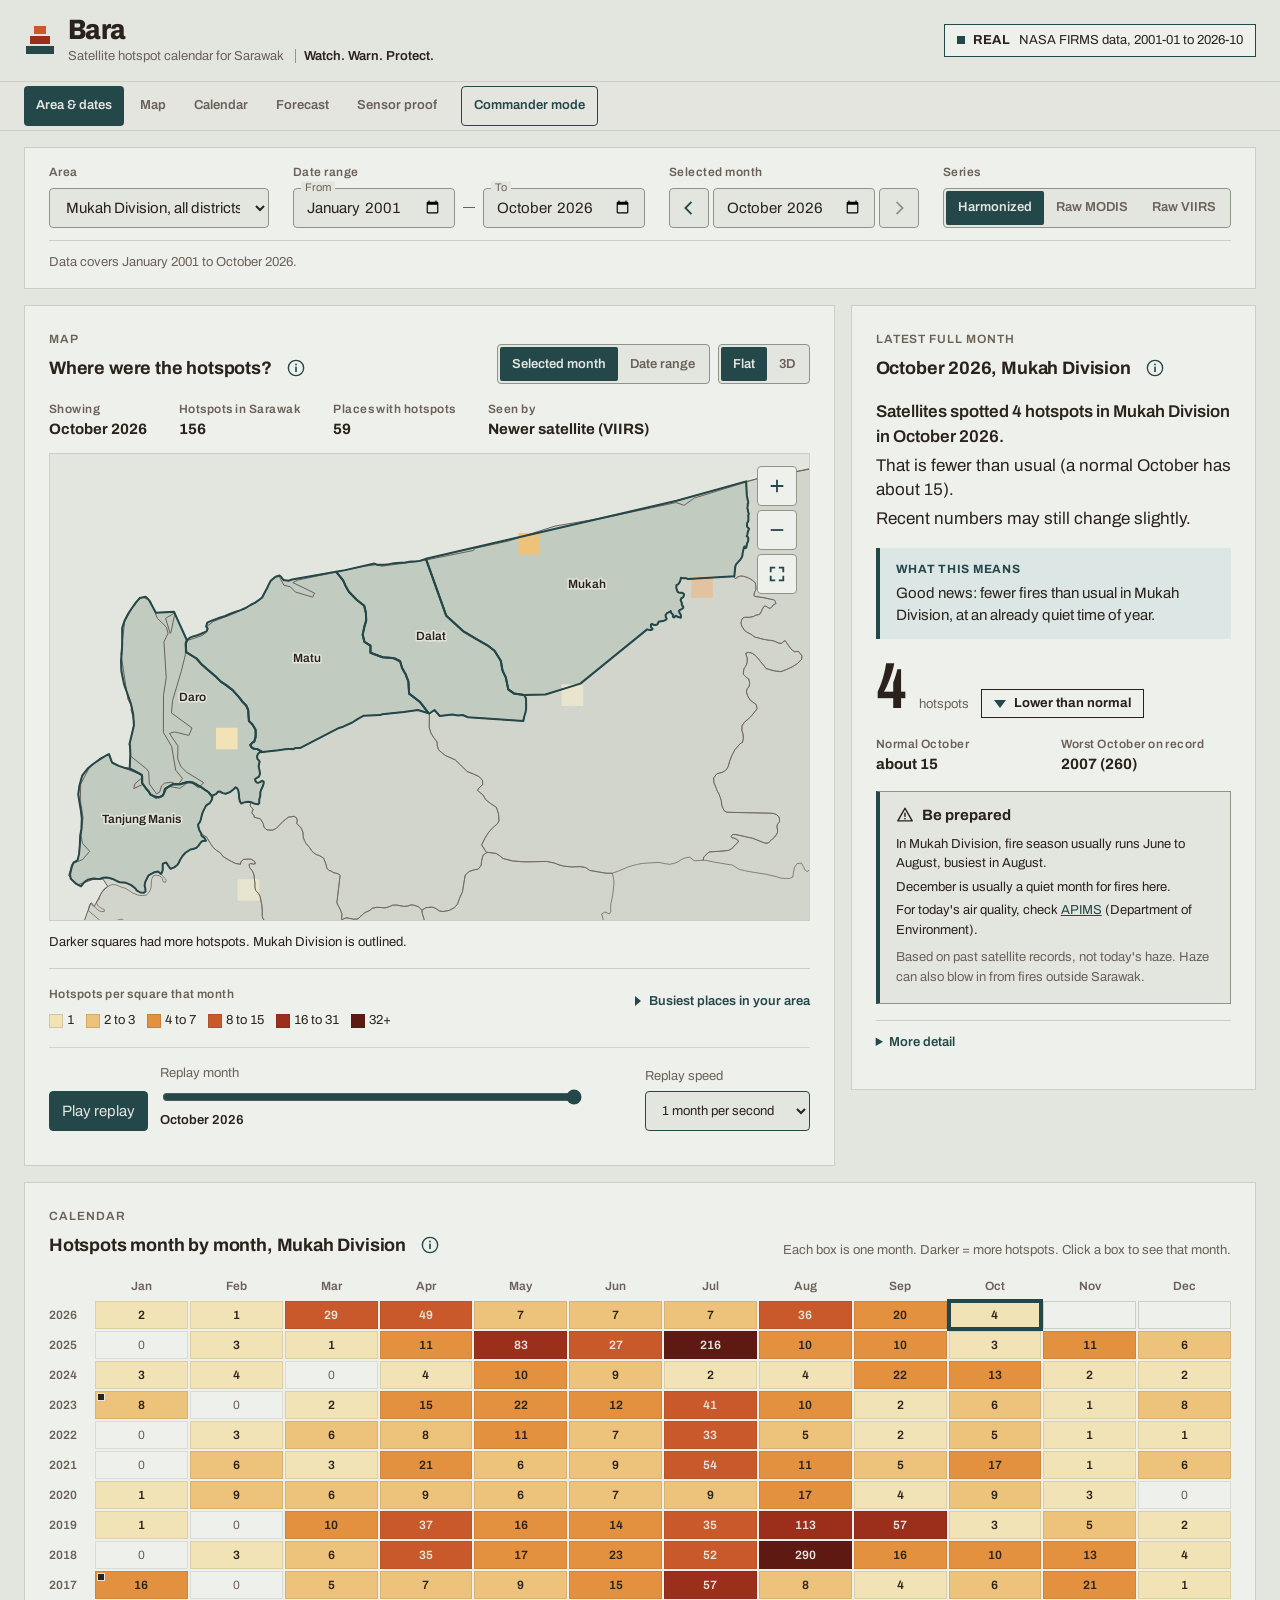
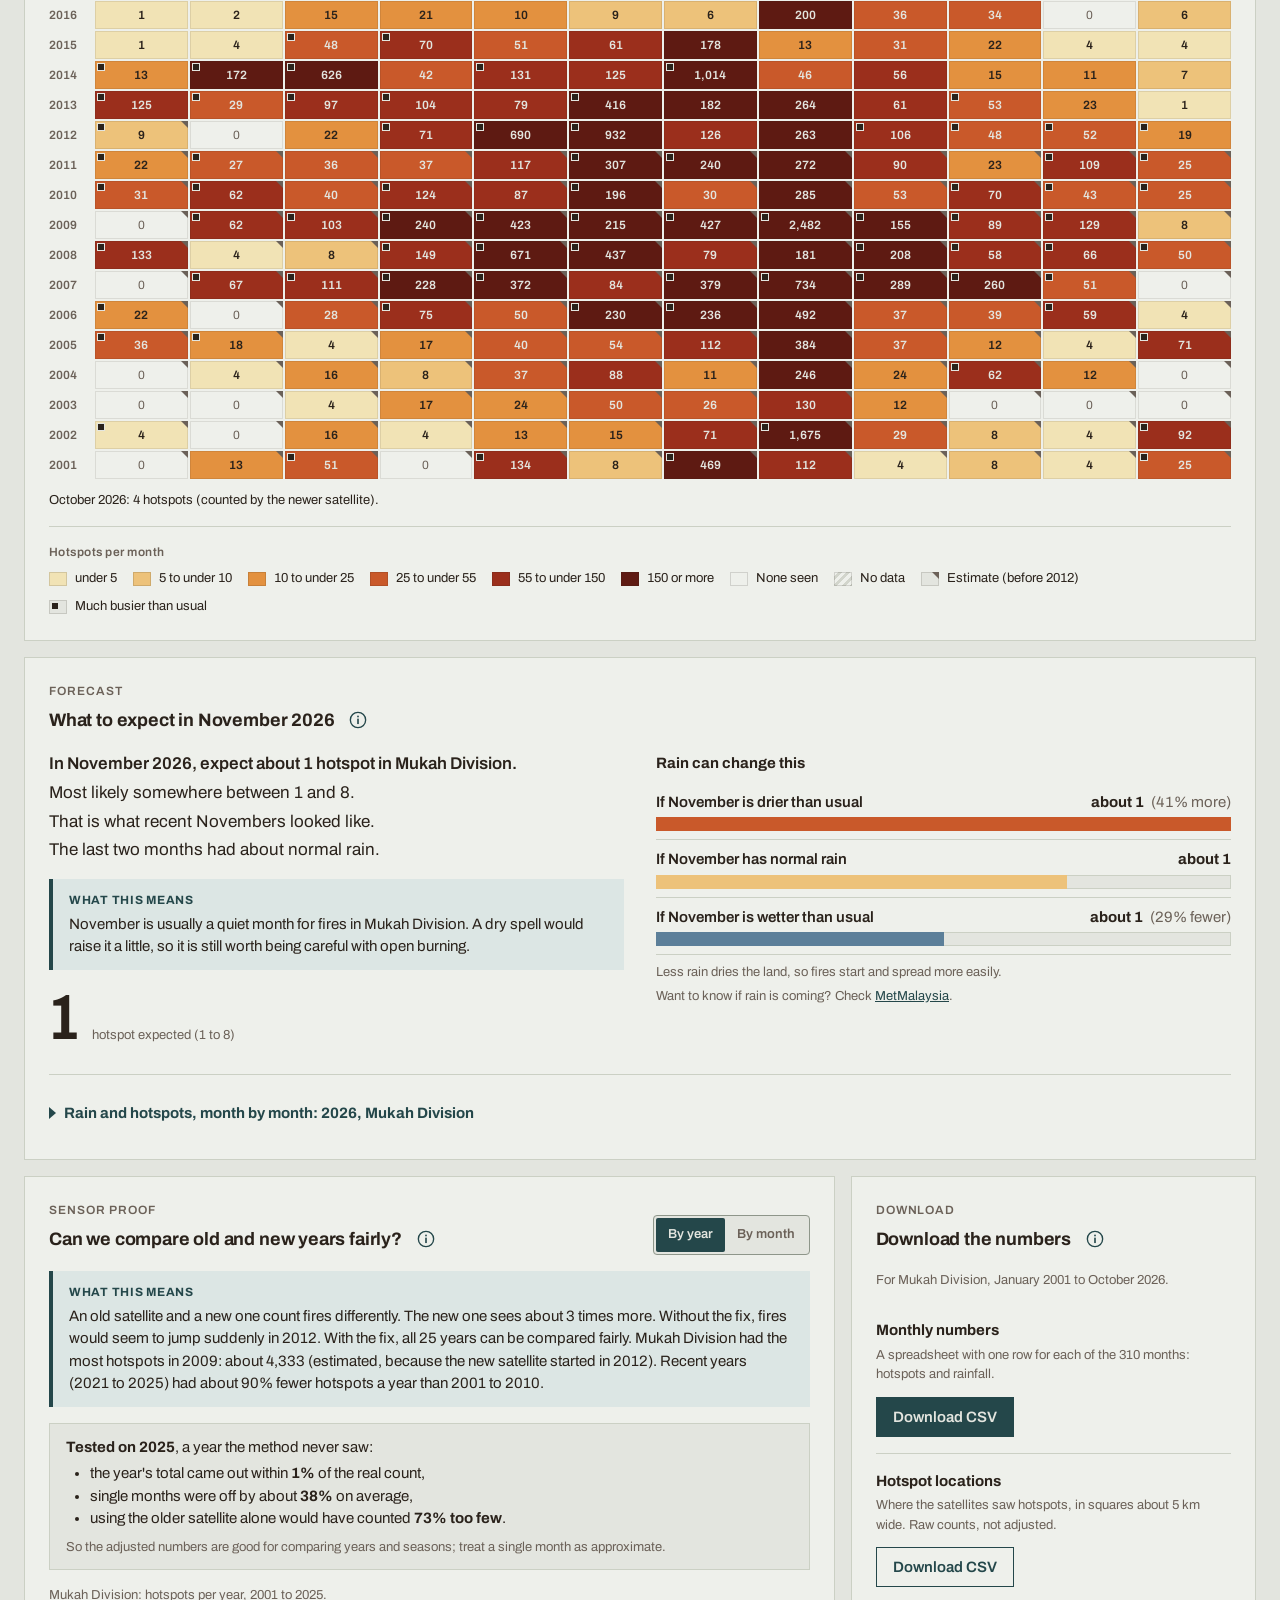
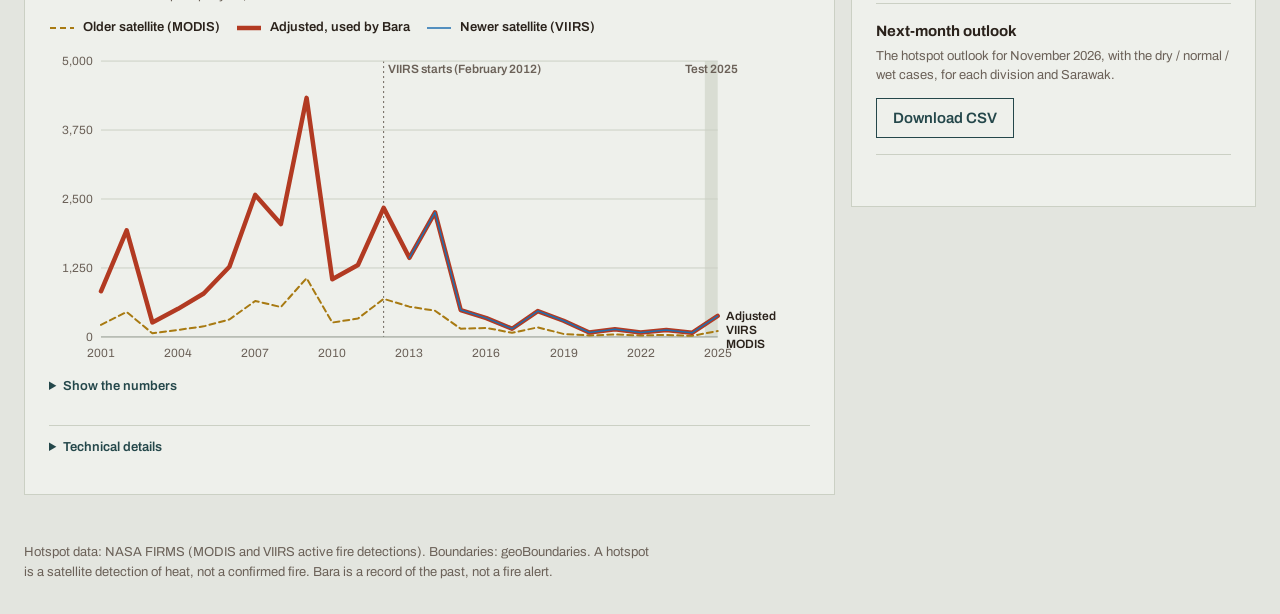
<file: site/index.html>
<!doctype html>
<html lang="en">
<head>
  <meta charset="utf-8">
  <meta name="viewport" content="width=device-width, initial-scale=1">
  <title>Bara, Sarawak hotspot calendar</title>
  <meta name="description" content="Harmonized MODIS and VIIRS satellite hotspot calendar for Sarawak, built from NASA FIRMS. Watch. Warn. Protect.">

  <link rel="icon" href="data:image/svg+xml,%3Csvg xmlns='http://www.w3.org/2000/svg' viewBox='0 0 16 16'%3E%3Crect x='5' y='1' width='6' height='4' fill='%23C9592A'/%3E%3Crect x='3' y='6' width='10' height='4' fill='%239B2F1C'/%3E%3Crect x='1' y='11' width='14' height='4' fill='%2324474A'/%3E%3C/svg%3E">
  <link rel="preconnect" href="https://fonts.googleapis.com">
  <link rel="preconnect" href="https://fonts.gstatic.com" crossorigin>
  <link rel="stylesheet" href="https://fonts.googleapis.com/css2?family=Archivo:wdth,wght@62..125,100..900&display=swap">

  <link rel="stylesheet" href="css/tokens.css">
  <link rel="stylesheet" href="css/app.css">

  <!-- Optional libraries for the map (B). Loaded only if a module imports them. -->
  <script type="importmap">
  {
    "imports": {
      "three": "https://cdn.jsdelivr.net/npm/three@0.170.0/build/three.module.js",
      "three/addons/": "https://cdn.jsdelivr.net/npm/three@0.170.0/examples/jsm/",
      "gsap": "https://cdn.jsdelivr.net/npm/gsap@3.12.5/index.js"
    }
  }
  </script>
  <script type="module" src="js/main.js"></script>
</head>
<body>
  <a class="skip-link" href="#map">Skip to the map</a>

  <header class="site-header">
    <div class="wrap header-inner">
      <div class="brand">
        <svg class="brand-mark" viewBox="0 0 16 16" width="32" height="32" aria-hidden="true">
          <rect x="5" y="1" width="6" height="4" fill="var(--fire-4)"/>
          <rect x="3" y="6" width="10" height="4" fill="var(--fire-5)"/>
          <rect x="1" y="11" width="14" height="4" fill="var(--blackwater)"/>
        </svg>
        <div class="brand-text">
          <h1 class="wordmark">Bara</h1>
          <p class="brand-tag">Satellite hotspot calendar for Sarawak <span class="slogan">Watch. Warn. Protect.</span></p>
        </div>
      </div>
      <p id="mode-badge" class="mode-badge" role="status" hidden></p>
    </div>
  </header>

  <nav class="section-nav" aria-label="Sections">
    <div class="wrap">
      <ul>
        <li><a href="#controls">Area &amp; dates</a></li>
        <li><a href="#map">Map</a></li>
        <li><a href="#calendar">Calendar</a></li>
        <li><a href="#forecast">Forecast</a></li>
        <li><a href="#proof">Sensor proof</a></li>
        <li><a href="commander.html" class="nav-game" data-carry-state>Commander mode</a></li>
      </ul>
    </div>
  </nav>

  <section id="controls" class="controls-bar wrap" aria-label="Area and dates">
    <p class="panel-placeholder">Loading area and date controls.</p>
  </section>

  <div class="wrap">
    <div id="app-error" class="app-error" role="alert" hidden></div>

    <main class="layout">
      <section id="map" class="panel panel-map" aria-label="Map of observed hotspots">
        <p class="panel-placeholder">Loading the hotspot map.</p>
      </section>

      <section id="status" class="panel panel-status" aria-label="Selected month compared with normal" aria-live="polite">
        <p class="panel-placeholder">Loading the selected month.</p>
      </section>

      <section id="calendar" class="panel panel-calendar" aria-label="Hotspot calendar">
        <p class="panel-placeholder">Loading the calendar.</p>
      </section>

      <section id="forecast" class="panel panel-forecast" aria-label="Next month outlook and rainfall">
        <p class="panel-placeholder">Loading the outlook.</p>
      </section>

      <section id="proof" class="panel panel-proof" aria-label="Raw and harmonized sensor counts">
        <p class="panel-placeholder">Loading the sensor comparison.</p>
      </section>

      <section id="export" class="panel panel-export" aria-label="Download data">
        <p class="panel-placeholder">Loading downloads.</p>
      </section>

    </main>
  </div>

  <footer class="site-footer wrap">
    <p>Hotspot data: NASA FIRMS (MODIS and VIIRS active fire detections). Boundaries: geoBoundaries.
      A hotspot is a satellite detection of heat, not a confirmed fire. Bara is a record of the past, not a fire alert.</p>
  </footer>

  <noscript>
    <p class="wrap">Bara needs JavaScript to show the calendar, map and charts.</p>
  </noscript>
</body>
</html>
</file>
<file: site/css/tokens.css>
/* Bara design tokens: "seen through the haze". Owned by C (C1). Others read only. */

:root {
  /* Colours */
  --haze: #E3E5DF;        /* background and atmosphere */
  --haze-deep: #D2D5CC;   /* secondary surface, empty cells, separator lines */
  --peat: #2A221B;        /* primary text */
  --peat-soft: #6B6158;   /* secondary text, axis labels */
  --blackwater: #24474A;  /* actions and focus */
  --rain: #5C7F99;        /* optional rainfall only */

  /* Surfaces and lines (same warm-grey family as --haze) */
  --surface: #EEF0EB;      /* panels and toolbars, one step lighter than the page */
  --surface-sunk: #D9DDD3; /* pressed / selected segments, map sea edge */
  --line: #CBD0C4;         /* 1px panel borders and separators */
  --line-strong: #8E968A;  /* input borders */
  --land-select: #C2CBBF;  /* highlighted area on the map */
  --blackwater-soft: #DCE6E4; /* selected-state tint of --blackwater */

  /* Chart series (proof chart). Checked with the dataviz palette validator on --surface:
     lightness, chroma, colour-blind separation and contrast all pass. MODIS is also dashed. */
  --series-modis: #A87A12;
  --series-viirs: #1F6FB0;
  --series-harmonized: #B23A22;

  /* Motion */
  --ease: cubic-bezier(0.2, 0, 0, 1);
  --dur-fast: 150ms;

  /* Hotspot quantity bins only: light = few, dark = many */
  --fire-1: #F1E3B5;
  --fire-2: #EDC27A;
  --fire-3: #E3913F;
  --fire-4: #C9592A;
  --fire-5: #9B2F1C;
  --fire-6: #5E1A12;

  /* Spacing */
  --space-4: 4px;
  --space-8: 8px;
  --space-12: 12px;
  --space-16: 16px;
  --space-24: 24px;
  --space-32: 32px;
  --space-48: 48px;
  --space-64: 64px;

  /* Type: Archivo when available, system fallback */
  --font-body: 'Archivo', system-ui, -apple-system, 'Segoe UI', Roboto, sans-serif;
  --text-min: 12px;
  --text-small: 13px;
  --text-body: 15px;
  --line-body: 1.5;
  --text-heading: 18px;
  --text-wordmark: 28px;
  --text-number: clamp(48px, 3vw + 28px, 64px);

  /* Shape: square panels; 4px radius on form inputs only */
  --radius-input: 4px;
}
</file>
<file: site/css/app.css>
/* Bara app shell (C1). Other owners add styles in their marked sections at the end.
   Design rules (PRD): haze palette from tokens.css, Archivo, square panel edges, 1px separators,
   no decorative glows. 8px spacing rhythm; 40px controls (44px on touch screens). */

*,
*::before,
*::after {
  box-sizing: border-box;
}

html {
  color-scheme: light;
  -webkit-text-size-adjust: 100%;
}

body {
  margin: 0;
  background: var(--haze);
  color: var(--peat);
  font-family: var(--font-body);
  font-size: var(--text-body);
  line-height: var(--line-body);
  -webkit-font-smoothing: antialiased;
}

a {
  color: var(--blackwater);
}

:focus-visible {
  outline: 2px solid var(--blackwater);
  outline-offset: 2px;
}

[hidden] {
  display: none !important;
}

.wrap {
  max-width: 1440px;
  margin: 0 auto;
  padding-left: var(--space-24);
  padding-right: var(--space-24);
}

.skip-link {
  position: absolute;
  top: var(--space-8);
  left: var(--space-8);
  z-index: 100;
  padding: var(--space-8) var(--space-12);
  background: var(--blackwater);
  color: var(--haze);
  font-weight: 600;
  transform: translateY(-200%);
}

.skip-link:focus {
  transform: none;
}

/* ---------- Header ---------- */

.site-header {
  border-bottom: 1px solid var(--line);
}

.header-inner {
  display: flex;
  flex-wrap: wrap;
  align-items: center;
  justify-content: space-between;
  gap: var(--space-12) var(--space-24);
  padding-top: var(--space-16);
  padding-bottom: var(--space-16);
}

.brand {
  display: flex;
  align-items: center;
  gap: var(--space-12);
  min-width: 0;
}

.brand-mark {
  flex: none;
  display: block;
}

.brand-text {
  min-width: 0;
}

.wordmark {
  margin: 0;
  font-size: var(--text-wordmark);
  font-weight: 800;
  font-stretch: 87.5%;
  letter-spacing: -0.02em;
  line-height: 1;
}

.brand-tag {
  margin: var(--space-4) 0 0;
  font-size: var(--text-small);
  color: var(--peat-soft);
  line-height: 1.3;
}

.slogan {
  margin-left: var(--space-8);
  padding-left: var(--space-8);
  border-left: 1px solid var(--line-strong);
  font-weight: 600;
  color: var(--peat);
  white-space: nowrap;
}

.mode-badge {
  display: inline-flex;
  align-items: center;
  gap: var(--space-8);
  margin: 0;
  padding: var(--space-8) var(--space-12);
  border: 1px solid var(--blackwater);
  background: var(--surface);
  font-size: var(--text-small);
  font-variant-numeric: tabular-nums;
  line-height: 1.2;
}

.mode-badge::before {
  content: "";
  width: 8px;
  height: 8px;
  background: var(--blackwater);
}

.mode-badge strong {
  font-weight: 700;
  letter-spacing: 0.06em;
}

.mode-badge[data-mode="mock"] {
  border-color: var(--peat);
  background: var(--peat);
  color: var(--haze);
}

.mode-badge[data-mode="mock"]::before {
  background: var(--fire-3);
}

/* ---------- Page-level error ---------- */

.app-error {
  margin: var(--space-16) 0 0;
  padding: var(--space-12) var(--space-16);
  border: 1px solid var(--peat);
  border-left-width: 4px;
  background: var(--surface);
}

.app-error p {
  margin: 0;
}

.app-error p + p {
  margin-top: var(--space-4);
  font-size: var(--text-small);
  color: var(--peat-soft);
}

/* ---------- Layout ---------- */

.controls-bar {
  padding-top: var(--space-16);
  padding-bottom: var(--space-16);
}

.layout {
  display: grid;
  grid-template-columns: minmax(0, 2fr) minmax(0, 1fr);
  grid-template-areas:
    "map      status"
    "calendar calendar"
    "forecast forecast"
    "proof    export";
  gap: var(--space-16);
  align-items: start;
  padding-bottom: var(--space-48);
}

.panel {
  min-width: 0;
  padding: var(--space-24);
  border: 1px solid var(--line);
  background: var(--surface);
}

.panel-map      { grid-area: map; min-height: clamp(320px, 55vh, 620px); position: relative; }
.panel-status   { grid-area: status; }
.panel-calendar { grid-area: calendar; }
.panel-proof    { grid-area: proof; }
.panel-export   { grid-area: export; }
.panel-forecast { grid-area: forecast; }

/* Without forecast.json the forecast panel hides itself; drop its row so no gap is left. */
.layout.no-forecast {
  grid-template-areas:
    "map      status"
    "calendar calendar"
    "proof    export";
}

/* Shared panel header: title block on the left, tools on the right, aligned on one baseline row. */
.panel-head {
  display: flex;
  flex-wrap: wrap;
  align-items: flex-end;
  justify-content: space-between;
  gap: var(--space-12) var(--space-24);
  margin-bottom: var(--space-16);
}

.panel-title {
  min-width: 0;
}

.panel-tools {
  display: flex;
  flex-wrap: wrap;
  gap: var(--space-8);
}

.eyebrow {
  margin: 0 0 var(--space-4);
  font-size: var(--text-min);
  font-weight: 600;
  letter-spacing: 0.08em;
  text-transform: uppercase;
  color: var(--peat-soft);
}

@media (max-width: 899px) {
  .wrap {
    padding-left: var(--space-16);
    padding-right: var(--space-16);
  }

  .layout {
    grid-template-columns: minmax(0, 1fr);
    grid-template-areas: "map" "status" "calendar" "forecast" "proof" "export";
    gap: var(--space-12);
  }

  .layout.no-forecast {
    grid-template-areas: "map" "status" "calendar" "proof" "export";
  }

  .panel {
    padding: var(--space-16);
  }

  .panel-map {
    min-height: 320px;
  }
}

/* ---------- Shared text styles ---------- */

.panel-heading {
  margin: 0;
  font-size: var(--text-heading);
  font-weight: 700;
  letter-spacing: -0.01em;
  line-height: 1.25;
  text-wrap: balance;
}

.big-number {
  font-size: var(--text-number);
  font-weight: 700;
  font-stretch: 75%;
  font-variant-numeric: tabular-nums;
  line-height: 1;
}

.small-text {
  font-size: var(--text-small);
  color: var(--peat-soft);
}

.panel-placeholder {
  margin: 0;
  color: var(--peat-soft);
}

.panel-error {
  margin: 0;
  color: var(--peat-soft);
}

.panel-error-detail {
  margin: var(--space-4) 0 0;
  font-size: var(--text-small);
  color: var(--peat-soft);
}

.visually-hidden {
  position: absolute;
  width: 1px;
  height: 1px;
  margin: -1px;
  padding: 0;
  overflow: hidden;
  clip: rect(0 0 0 0);
  white-space: nowrap;
  border: 0;
}

/* ---------- Form controls ---------- */

select,
input,
button {
  font: inherit;
  color: inherit;
}

select,
input[type="month"],
input[type="text"],
input[type="number"] {
  height: 40px;
  padding: 0 var(--space-12);
  border: 1px solid var(--line-strong);
  border-radius: var(--radius-input);
  background: var(--haze);
  color: var(--peat);
  font-variant-numeric: tabular-nums;
  transition: border-color var(--dur-fast) var(--ease), background-color var(--dur-fast) var(--ease);
}

select:hover,
input[type="month"]:hover {
  border-color: var(--peat);
}

input[aria-invalid="true"] {
  border: 2px solid var(--peat);
}

.button {
  min-height: 40px;
  padding: 0 var(--space-16);
  border: 1px solid var(--blackwater);
  border-radius: 0;
  background: var(--surface);
  color: var(--blackwater);
  font-weight: 600;
  cursor: pointer;
  transition: background-color var(--dur-fast) var(--ease), color var(--dur-fast) var(--ease);
}

.button:hover:not(:disabled) {
  background: var(--blackwater-soft);
}

.button:active:not(:disabled) {
  transform: translateY(1px);
}

.button-primary {
  background: var(--blackwater);
  color: var(--haze);
}

.button-primary:hover:not(:disabled) {
  background: var(--peat);
}

.button:disabled {
  border-color: var(--line-strong);
  color: var(--peat-soft);
  cursor: not-allowed;
}

/* Square icon button (zoom, previous / next). */
.icon-btn {
  display: inline-grid;
  place-items: center;
  width: 40px;
  height: 40px;
  padding: 0;
  border: 1px solid var(--line-strong);
  border-radius: var(--radius-input);
  background: var(--haze);
  color: var(--blackwater);
  cursor: pointer;
  transition: background-color var(--dur-fast) var(--ease), border-color var(--dur-fast) var(--ease);
}

.icon-btn:hover:not(:disabled) {
  border-color: var(--blackwater);
  background: var(--blackwater-soft);
}

.icon-btn:active:not(:disabled) {
  transform: translateY(1px);
}

.icon-btn:disabled {
  color: var(--line-strong);
  cursor: not-allowed;
}

input[type="radio"],
input[type="checkbox"],
input[type="range"] {
  accent-color: var(--blackwater);
}

/* Segmented control: native radios (keyboard: Tab in, arrow keys between options), drawn as joined buttons. */
.seg {
  display: inline-flex;
  margin: 0;
  padding: 2px;
  border: 1px solid var(--line-strong);
  border-radius: var(--radius-input);
  background: var(--haze);
  min-width: 0;
}

fieldset.seg {
  min-inline-size: 0;
}

.seg-opt {
  position: relative;
  display: inline-flex;
}

.seg-opt input {
  position: absolute;
  inset: 0;
  margin: 0;
  opacity: 0;
  cursor: pointer;
}

.seg-opt span {
  display: inline-flex;
  align-items: center;
  height: 34px;
  padding: 0 var(--space-12);
  border-radius: 2px;
  font-size: var(--text-small);
  font-weight: 600;
  color: var(--peat-soft);
  white-space: nowrap;
  transition: background-color var(--dur-fast) var(--ease), color var(--dur-fast) var(--ease);
}

.seg-opt:hover span {
  color: var(--peat);
}

.seg-opt input:checked + span {
  background: var(--blackwater);
  color: var(--haze);
}

.seg-opt input:focus-visible + span {
  outline: 2px solid var(--blackwater);
  outline-offset: 2px;
}

/* Kept for panels that still use the older radio row. */
.segmented {
  display: flex;
  flex-wrap: wrap;
  gap: var(--space-4) var(--space-16);
}

/* ---------- Controls (C1) ---------- */

.toolbar-card {
  padding: var(--space-16) var(--space-24);
  border: 1px solid var(--line);
  background: var(--surface);
}

.toolbar {
  display: grid;
  grid-template-columns: minmax(220px, 1.2fr) auto auto auto;
  align-items: end;
  gap: var(--space-16) var(--space-24);
  margin: 0;
}

.field {
  display: flex;
  flex-direction: column;
  gap: var(--space-8);
  min-width: 0;
  margin: 0;
  padding: 0;
  border: 0;
}

.field > label,
.field > legend {
  padding: 0;
  font-size: var(--text-min);
  font-weight: 600;
  letter-spacing: 0.04em;
  color: var(--peat-soft);
}

fieldset.field > legend {
  float: left;
  width: 100%;
}

fieldset.field > legend + * {
  clear: both;
}

.field select {
  width: 100%;
}

.range-pair {
  display: flex;
  align-items: center;
  gap: var(--space-8);
}

.range-part {
  position: relative;
  display: block;
}

.range-part input,
.stepper input {
  display: block;
}

.field .seg {
  align-self: flex-start;
}

.field > label,
.field > legend {
  line-height: 16px;
}

.range-label {
  position: absolute;
  top: -1px;
  left: var(--space-8);
  padding: 0 var(--space-4);
  font-size: 11px;
  line-height: 1;
  color: var(--peat-soft);
  background: var(--haze);
  transform: translateY(-50%);
  pointer-events: none;
}

.range-sep {
  width: 12px;
  height: 1px;
  background: var(--peat-soft);
}

.stepper {
  display: flex;
  gap: var(--space-4);
}

.controls-messages {
  display: flex;
  flex-wrap: wrap;
  gap: var(--space-4) var(--space-16);
  margin-top: var(--space-12);
  padding-top: var(--space-12);
  border-top: 1px solid var(--line);
}

.controls-messages p {
  margin: 0;
  font-size: var(--text-small);
}

.controls-messages p:empty {
  display: none;
}

.controls-error {
  font-weight: 600;
}

.controls-note {
  color: var(--peat-soft);
}

@media (max-width: 1199px) {
  .toolbar {
    grid-template-columns: repeat(2, minmax(0, max-content));
  }

  .field-area {
    min-width: 260px;
  }
}

@media (max-width: 599px) {
  .toolbar-card {
    padding: var(--space-16);
  }

  .toolbar {
    grid-template-columns: minmax(0, 1fr);
  }

  .field-area {
    min-width: 0;
  }

  .range-pair input,
  .stepper input {
    flex: 1;
    min-width: 0;
    width: 100%;
  }

  .range-part {
    flex: 1;
    min-width: 0;
  }

  .seg,
  .field .seg {
    display: flex;
    align-self: stretch;
  }

  .seg-opt {
    flex: 1;
  }

  /* From and To each get the full width so "January 2001" is never cut off. */
  .range-pair {
    flex-direction: column;
    align-items: stretch;
    gap: var(--space-16);
  }

  .range-sep {
    display: none;
  }

  .slogan {
    display: block;
    margin: var(--space-4) 0 0;
    padding: 0;
    border: 0;
  }

  .seg-opt span {
    justify-content: center;
    width: 100%;
  }
}

/* Touch screens: 44px targets. iOS zooms inputs under 16px, so inputs use 16px there. */
@media (pointer: coarse) {
  select,
  input[type="month"],
  .icon-btn {
    height: 44px;
    font-size: 16px;
  }

  .icon-btn {
    width: 44px;
  }

  .seg-opt span {
    height: 40px;
  }
}

/* B: map */

.map-facts {
  display: grid;
  grid-template-columns: repeat(4, minmax(0, auto));
  justify-content: start;
  gap: var(--space-4) var(--space-32);
  margin: 0 0 var(--space-12);
}

.map-facts div {
  min-width: 0;
}

.map-facts dt {
  font-size: var(--text-min);
  font-weight: 600;
  letter-spacing: 0.04em;
  color: var(--peat-soft);
}

.map-facts dd {
  margin: 0;
  font-weight: 700;
  font-variant-numeric: tabular-nums;
}

.map-stage {
  position: relative;
  height: clamp(300px, 52vh, 560px);
  overflow: hidden;
  border: 1px solid var(--line);
  background: var(--haze);
}

.map-canvas {
  display: block;
  width: 100%;
  height: 100%;
  cursor: grab;
  touch-action: pan-y;
}

.map-canvas:focus-visible {
  outline: 2px solid var(--blackwater);
  outline-offset: -2px;
}

.map-zoom {
  position: absolute;
  top: var(--space-12);
  right: var(--space-12);
  z-index: 2;
  display: flex;
  flex-direction: column;
  gap: var(--space-4);
}

.map-zoom .icon-btn {
  background: var(--surface);
}

.map-overlay {
  position: absolute;
  inset: auto var(--space-16) var(--space-16) var(--space-16);
  z-index: 2;
  margin: 0;
  padding: var(--space-8) var(--space-12);
  border: 1px solid var(--peat);
  border-left-width: 4px;
  background: var(--surface);
  font-size: var(--text-small);
}

.map-tooltip {
  position: absolute;
  top: 0;
  left: 0;
  z-index: 3;
  max-width: min(300px, calc(100% - 16px));
  padding: var(--space-8) var(--space-12);
  border: 1px solid var(--peat);
  background: var(--surface);
  font-size: var(--text-small);
  line-height: 1.45;
  font-variant-numeric: tabular-nums;
  pointer-events: none;
}

.map-tooltip > * {
  display: block;
}

.map-tooltip strong {
  margin-bottom: var(--space-4);
}

.map-summary {
  margin: var(--space-12) 0 0;
  font-size: var(--text-small);
  max-width: 75ch;
  text-wrap: pretty;
}

.map-foot {
  display: flex;
  flex-wrap: wrap;
  align-items: flex-start;
  justify-content: space-between;
  gap: var(--space-12) var(--space-24);
  margin-top: var(--space-16);
  padding-top: var(--space-16);
  border-top: 1px solid var(--line);
}

.map-legend p {
  margin: 0 0 var(--space-8);
  font-size: var(--text-min);
  font-weight: 600;
  letter-spacing: 0.04em;
  color: var(--peat-soft);
}

.map-legend ul {
  display: flex;
  flex-wrap: wrap;
  gap: var(--space-4) var(--space-12);
  margin: 0;
  padding: 0;
  list-style: none;
  font-size: var(--text-small);
  font-variant-numeric: tabular-nums;
}

.map-legend li {
  display: inline-flex;
  align-items: center;
  gap: var(--space-4);
}

.map-swatch {
  display: inline-block;
  width: 14px;
  height: 14px;
  outline: 1px solid rgb(42 34 27 / 0.15);
  outline-offset: -1px;
}

.map-top {
  font-size: var(--text-small);
}

.map-top summary {
  display: flex;
  align-items: center;
  gap: var(--space-8);
  min-height: 32px;
  font-weight: 600;
  color: var(--blackwater);
  list-style: none;
  cursor: pointer;
}

.map-top summary::-webkit-details-marker {
  display: none;
}

.map-top summary::before {
  content: "";
  width: 0;
  height: 0;
  border: 5px solid transparent;
  border-left: 6px solid currentColor;
  border-right: 0;
  transition: transform var(--dur-fast) var(--ease);
}

.map-top[open] summary::before {
  transform: rotate(90deg);
}

.map-top ol {
  margin: var(--space-4) 0 0;
  padding-left: var(--space-24);
  font-variant-numeric: tabular-nums;
}

.map-top-btn {
  padding: var(--space-4) 0;
  border: 0;
  background: none;
  color: var(--blackwater);
  text-align: left;
  text-decoration: underline;
  text-underline-offset: 2px;
  cursor: pointer;
}

.map-top-btn:hover {
  color: var(--peat);
}

.map-hint {
  margin: var(--space-12) 0 0;
}

.map-note {
  margin: var(--space-8) 0 0;
  max-width: 75ch;
}

@media (max-width: 599px) {
  .panel-tools,
  .panel-tools .seg {
    width: 100%;
  }

  .panel-tools .seg-opt {
    flex: 1;
  }

  .panel-tools .seg-opt span {
    justify-content: center;
    width: 100%;
  }

  .map-facts {
    grid-template-columns: repeat(2, minmax(0, 1fr));
  }
}

@media (prefers-reduced-motion: reduce) {
  *,
  *::before,
  *::after {
    transition-duration: 0ms !important;
  }
}

/* C: panels */

/* Shared panel pieces (C2, C3) */

.legend-title {
  margin: 0 0 var(--space-8);
  font-size: var(--text-min);
  font-weight: 600;
  letter-spacing: 0.04em;
  color: var(--peat-soft);
}

.chips {
  display: flex;
  flex-wrap: wrap;
  gap: var(--space-8);
  margin: var(--space-12) 0;
  padding: 0;
  list-style: none;
}

.chip {
  display: inline-flex;
  align-items: center;
  gap: var(--space-8);
  padding: var(--space-4) var(--space-8);
  border: 1px solid var(--line-strong);
  font-size: var(--text-small);
  font-weight: 600;
  line-height: 1.3;
}

.chip::before {
  content: "";
  width: 8px;
  height: 8px;
  background: var(--peat-soft);
}

.chip-observed::before { background: var(--series-viirs); }
.chip-estimated::before { background: var(--series-modis); }
.chip-missing::before { background: transparent; border: 1px solid var(--peat-soft); }
.chip-provisional { border-style: dashed; }

/* ---------- C2: calendar ---------- */

.cal-howto {
  margin: 0;
}

.cal-scroll {
  container-type: inline-size;
}

.cal-grid {
  display: grid;
  grid-template-columns: 44px repeat(12, minmax(0, 1fr));
  gap: 2px;
  font-variant-numeric: tabular-nums;
}

.cal-row {
  display: contents;
}

.cal-mhead,
.cal-year {
  display: flex;
  align-items: center;
  font-size: var(--text-min);
  font-weight: 600;
  color: var(--peat-soft);
}

.cal-mhead {
  justify-content: center;
  padding-bottom: var(--space-4);
}

.cal-year {
  justify-content: flex-start;
}

.cal-cell {
  position: relative;
  display: flex;
  align-items: center;
  justify-content: center;
  min-width: 0;
  height: 28px;
  overflow: hidden;
  background: var(--haze);
  box-shadow: inset 0 0 0 1px rgb(42 34 27 / 0.1);
  font-size: var(--text-min);
  font-weight: 600;
  color: var(--peat);
  white-space: nowrap;
  cursor: pointer;
  transition: box-shadow var(--dur-fast) var(--ease);
}

.cal-cell:hover {
  box-shadow: inset 0 0 0 2px var(--peat-soft);
}

.cal-cell[data-step="1"], .cal-swatch[data-step="1"] { background: var(--fire-1); }
.cal-cell[data-step="2"], .cal-swatch[data-step="2"] { background: var(--fire-2); }
.cal-cell[data-step="3"], .cal-swatch[data-step="3"] { background: var(--fire-3); }
.cal-cell[data-step="4"], .cal-swatch[data-step="4"] { background: var(--fire-4); }
.cal-cell[data-step="5"], .cal-swatch[data-step="5"] { background: var(--fire-5); }
.cal-cell[data-step="6"], .cal-swatch[data-step="6"] { background: var(--fire-6); }

.cal-cell[data-step="4"],
.cal-cell[data-step="5"],
.cal-cell[data-step="6"] {
  color: var(--haze);
}

.cal-cell[data-state="zero"],
.cal-swatch[data-state="zero"] {
  background: var(--surface);
  color: var(--peat-soft);
  font-weight: 400;
}

.cal-cell[data-state="missing"],
.cal-swatch[data-state="missing"] {
  background: repeating-linear-gradient(135deg, var(--surface) 0 3px, var(--haze-deep) 3px 6px);
  color: var(--peat-soft);
  font-size: 10px;
  font-weight: 400;
}

.cal-cell[data-state="unprocessed"] {
  background: transparent;
  box-shadow: inset 0 0 0 1px var(--line);
  cursor: default;
}

.cal-cell.is-outside {
  opacity: 0.35;
}

/* Estimated: a small corner mark (top right). */
.cal-cell.is-estimated::after,
.cal-swatch-est::after {
  content: "";
  position: absolute;
  top: 0;
  right: 0;
  border-top: 7px solid var(--peat-soft);
  border-left: 7px solid transparent;
}

/* Unusually high: a dot (top left) with a light ring so it shows on dark cells too. */
.cal-cell.is-unusual::before,
.cal-swatch-unusual::before {
  content: "";
  position: absolute;
  top: 3px;
  left: 3px;
  width: 6px;
  height: 6px;
  background: var(--peat);
  box-shadow: 0 0 0 1px var(--haze);
}

.cal-cell.is-selected {
  box-shadow: inset 0 0 0 2px var(--blackwater), 0 0 0 2px var(--blackwater);
  z-index: 1;
}

.cal-cell:focus-visible {
  outline: 2px solid var(--peat);
  outline-offset: 2px;
  z-index: 2;
}

.cal-detail {
  margin: var(--space-12) 0 0;
  min-height: 1.5em;
  font-size: var(--text-small);
  font-variant-numeric: tabular-nums;
}

.cal-legend {
  margin-top: var(--space-16);
  padding-top: var(--space-16);
  border-top: 1px solid var(--line);
}

.cal-legend ul {
  display: flex;
  flex-wrap: wrap;
  gap: var(--space-8) var(--space-16);
  margin: 0;
  padding: 0;
  list-style: none;
  font-size: var(--text-small);
  font-variant-numeric: tabular-nums;
}

.cal-legend li {
  display: inline-flex;
  align-items: center;
  gap: var(--space-8);
}

.cal-swatch {
  position: relative;
  display: inline-block;
  flex: none;
  width: 18px;
  height: 14px;
  background: var(--haze);
  box-shadow: inset 0 0 0 1px rgb(42 34 27 / 0.15);
}

/* Narrow calendars: drop the numbers (still in each cell's label and the line under the grid). */
@container (max-width: 620px) {
  .cal-cell {
    font-size: 0;
    height: 22px;
  }
}

/* ---------- C2: status ---------- */

.st-hero {
  display: flex;
  flex-wrap: wrap;
  align-items: baseline;
  gap: var(--space-4) var(--space-12);
}

.st-number {
  margin: 0;
}

.st-unit {
  margin: 0;
  color: var(--peat-soft);
  font-size: var(--text-small);
}

.st-facts {
  display: grid;
  grid-template-columns: repeat(2, minmax(0, 1fr));
  gap: var(--space-12) var(--space-16);
  margin: var(--space-16) 0;
}

.st-facts dt {
  font-size: var(--text-min);
  font-weight: 600;
  letter-spacing: 0.04em;
  color: var(--peat-soft);
}

.st-facts dd {
  margin: 0;
  font-weight: 700;
  font-variant-numeric: tabular-nums;
}

.st-compare {
  margin: 0 0 var(--space-8);
  font-weight: 600;
  text-wrap: pretty;
}

.st-line {
  margin: 0 0 var(--space-8);
  text-wrap: pretty;
}

.st-range {
  margin-top: var(--space-16);
  padding-top: var(--space-16);
  border-top: 1px solid var(--line);
}

.st-subhead {
  margin: 0;
  font-size: var(--text-body);
  font-weight: 700;
}

.st-range .st-facts {
  margin-bottom: 0;
}

.st-notes {
  margin-top: var(--space-16);
  padding-top: var(--space-12);
  border-top: 1px solid var(--line);
}

.st-notes p {
  margin: 0 0 var(--space-4);
}

.st-empty {
  margin: 0 0 var(--space-12);
}

/* ---------- Shared tables (C3) ---------- */

.table-scroll {
  max-width: 100%;
  overflow-x: auto;
}

.data-table {
  width: 100%;
  border-collapse: collapse;
  font-size: var(--text-small);
  font-variant-numeric: tabular-nums;
}

.data-table th,
.data-table td {
  padding: var(--space-8) var(--space-12) var(--space-8) 0;
  border-bottom: 1px solid var(--line);
  text-align: right;
  vertical-align: top;
}

.data-table th:first-child,
.data-table td:first-child {
  text-align: left;
}

.data-table thead th {
  font-size: var(--text-min);
  font-weight: 600;
  letter-spacing: 0.04em;
  color: var(--peat-soft);
}

.data-table tbody th {
  font-weight: 600;
}

.data-table .is-chosen th,
.data-table .is-chosen td {
  font-weight: 700;
}

.tag {
  display: inline-block;
  margin-left: var(--space-8);
  padding: 0 var(--space-4);
  border: 1px solid var(--blackwater);
  color: var(--blackwater);
  font-size: var(--text-min);
  font-weight: 700;
  letter-spacing: 0.04em;
}

/* ---------- C3: proof ---------- */

.pf-sub {
  margin: 0 0 var(--space-12);
  max-width: 80ch;
}

.pf-legend {
  display: flex;
  flex-wrap: wrap;
  gap: var(--space-4) var(--space-16);
  margin: 0 0 var(--space-8);
  padding: 0;
  list-style: none;
  font-size: var(--text-small);
  font-weight: 600;
}

.pf-legend li {
  display: inline-flex;
  align-items: center;
  gap: var(--space-8);
}

.pf-chart {
  position: relative;
  min-height: 240px;
}

.pf-svg {
  display: block;
  max-width: 100%;
  overflow: visible;
  font-family: var(--font-body);
}

.pf-svg:focus-visible {
  outline: 2px solid var(--blackwater);
  outline-offset: 4px;
}

.pf-grid { stroke: var(--line); stroke-width: 1; }
.pf-axis { stroke: var(--line-strong); stroke-width: 1; }
.pf-tick { fill: var(--peat-soft); font-size: 12px; font-variant-numeric: tabular-nums; }
.pf-note { fill: var(--peat-soft); font-size: 12px; font-weight: 600; }
.pf-label { fill: var(--peat); font-size: 12px; font-weight: 600; }
.pf-band { fill: var(--surface-sunk); }
.pf-rule { stroke: var(--peat-soft); stroke-width: 1; stroke-dasharray: 2 3; }
.pf-line { fill: none; stroke-linejoin: round; stroke-linecap: round; }
.pf-cross { stroke: var(--peat-soft); stroke-width: 1; }
.pf-dot { stroke: var(--surface); stroke-width: 2; }

.pf-tip {
  position: absolute;
  top: 0;
  left: 0;
  z-index: 2;
  min-width: 150px;
  padding: var(--space-8) var(--space-12);
  border: 1px solid var(--peat);
  background: var(--surface);
  font-size: var(--text-small);
  font-variant-numeric: tabular-nums;
  line-height: 1.45;
  pointer-events: none;
}

.pf-tip > * {
  display: block;
}

.pf-table,
.ex-files {
  margin-top: var(--space-12);
  font-size: var(--text-small);
}

.pf-table summary,
.ex-files summary {
  min-height: 32px;
  font-weight: 600;
  color: var(--blackwater);
  cursor: pointer;
}

.pf-table .table-scroll {
  max-height: 320px;
  overflow-y: auto;
}

.pf-methods {
  margin-top: var(--space-16);
  padding-top: var(--space-16);
  border-top: 1px solid var(--line);
}

.pf-verdict {
  margin: var(--space-8) 0 var(--space-12);
  max-width: 80ch;
}

.pf-notes {
  margin: var(--space-12) 0 0;
  padding-left: var(--space-16);
}

.pf-notes li + li {
  margin-top: var(--space-4);
}

/* ---------- C3: export ---------- */

.ex-item {
  display: flex;
  flex-wrap: wrap;
  align-items: center;
  justify-content: space-between;
  gap: var(--space-12) var(--space-16);
  padding: var(--space-16) 0;
  border-bottom: 1px solid var(--line);
}

.ex-item > div {
  flex: 1 1 220px;
  min-width: 0;
}

.ex-item p {
  margin: var(--space-4) 0 0;
}

.ex-status {
  min-height: 1.5em;
  margin: var(--space-8) 0 0;
}

.ex-files ul {
  margin: var(--space-4) 0 0;
  padding-left: var(--space-16);
}

.cal-anom-note {
  margin: var(--space-12) 0 0;
  max-width: 80ch;
}

/* ---------- Plain-language layer ---------- */

.heading-row {
  display: flex;
  align-items: center;
  gap: var(--space-8);
}

.info-btn {
  display: inline-grid;
  place-items: center;
  flex: none;
  width: 32px;
  height: 32px;
  padding: 0;
  border: 0;
  border-radius: 50%;
  background: transparent;
  color: var(--blackwater);
  cursor: pointer;
  transition: background-color var(--dur-fast) var(--ease);
}

.info-btn:hover,
.info-btn[aria-expanded="true"] {
  background: var(--blackwater-soft);
}

.info-box {
  margin: 0 0 var(--space-16);
  padding: var(--space-12) var(--space-16);
  border-left: 3px solid var(--blackwater);
  background: var(--haze);
  font-size: var(--text-small);
  max-width: 80ch;
}

.info-box p {
  margin: 0 0 var(--space-8);
}

.info-box p:last-child {
  margin-bottom: 0;
}

.st-plain {
  margin: 0 0 var(--space-16);
  font-size: 17px;
  line-height: 1.45;
  text-wrap: pretty;
}

.st-plain p {
  margin: 0 0 var(--space-4);
}

.st-plain p:first-child {
  font-weight: 600;
}

.level {
  display: inline-flex;
  align-items: center;
  gap: var(--space-8);
  margin: 0;
  padding: var(--space-4) var(--space-12);
  border: 1px solid var(--peat);
  font-size: var(--text-small);
  font-weight: 700;
}

/* Shape as well as colour: down triangle, circle, up triangle, double up. */
.level-icon {
  width: 0;
  height: 0;
}

.level-lower .level-icon { border: 6px solid transparent; border-top: 8px solid var(--blackwater); border-bottom: 0; }
.level-normal .level-icon { width: 10px; height: 10px; border-radius: 50%; background: var(--peat-soft); }
.level-higher .level-icon { border: 6px solid transparent; border-bottom: 8px solid var(--fire-4); border-top: 0; }
.level-much .level-icon { border: 7px solid transparent; border-bottom: 10px solid var(--fire-6); border-top: 0; }
.level-much { background: var(--fire-1); }

.st-details {
  margin-top: var(--space-16);
  padding-top: var(--space-12);
  border-top: 1px solid var(--line);
}

.st-details > summary,
.pf-methods > summary {
  min-height: 32px;
  font-size: var(--text-small);
  font-weight: 600;
  color: var(--blackwater);
  cursor: pointer;
}

.st-details[open] > summary {
  margin-bottom: var(--space-8);
}

.pf-purpose {
  margin: 0 0 var(--space-12);
  max-width: 75ch;
  text-wrap: pretty;
}

.pf-result {
  margin: 0 0 var(--space-16);
  padding: var(--space-12) var(--space-16);
  border: 1px solid var(--line);
  background: var(--haze);
}

.pf-result p {
  margin: 0;
}

.pf-result ul {
  margin: var(--space-4) 0 var(--space-8);
  padding-left: var(--space-24);
}

.pf-methods {
  margin-top: var(--space-16);
  padding-top: var(--space-12);
  border-top: 1px solid var(--line);
}

.site-footer {
  padding-bottom: var(--space-32);
  font-size: var(--text-small);
  color: var(--peat-soft);
}

.site-footer p {
  margin: 0;
  max-width: 90ch;
}

/* Be prepared (history-based preparedness, not an alert) */

.prep {
  margin: var(--space-16) 0 0;
  padding: var(--space-12) var(--space-16);
  border: 1px solid var(--line-strong);
  border-left: 4px solid var(--blackwater);
  background: var(--haze);
  font-size: var(--text-small);
}

.prep-in,
.prep-soon {
  border-left-color: var(--fire-4);
  background: #F6EEDC;
}

.prep-title {
  display: flex;
  align-items: center;
  gap: var(--space-8);
  margin: 0 0 var(--space-8);
  font-size: var(--text-body);
  font-weight: 700;
}

.prep-in .prep-title,
.prep-soon .prep-title {
  color: var(--fire-5);
}

.prep p {
  margin: 0 0 var(--space-4);
}

.prep-list {
  margin: var(--space-8) 0;
  padding-left: var(--space-24);
}

.prep-list li + li {
  margin-top: var(--space-4);
}

.prep-foot {
  margin-top: var(--space-8) !important;
}

/* ---------- C-05: outlook and rainfall ---------- */

.fc-area {
  margin: 0 0 var(--space-16);
  font-weight: 600;
}

.fc-grid {
  display: grid;
  grid-template-columns: minmax(0, 1fr) minmax(0, 1fr);
  gap: var(--space-16) var(--space-32);
}

.fc-range-text {
  margin: var(--space-8) 0;
  font-weight: 600;
}

.fc-rangebar {
  position: relative;
  height: 28px;
  margin: var(--space-8) 0 var(--space-16);
  border-bottom: 1px solid var(--line-strong);
}

.fc-rangebar-span {
  position: absolute;
  top: 6px;
  height: 12px;
  background: var(--fire-2);
  box-shadow: inset 0 0 0 1px rgb(42 34 27 / 0.2);
}

.fc-rangebar-dot {
  position: absolute;
  top: 2px;
  width: 4px;
  height: 20px;
  margin-left: -2px;
  background: var(--peat);
}

.fc-rangebar-min,
.fc-rangebar-max {
  position: absolute;
  bottom: -18px;
  font-size: var(--text-min);
  color: var(--peat-soft);
  font-variant-numeric: tabular-nums;
}

.fc-rangebar-min { left: 0; }
.fc-rangebar-max { right: 0; }

.fc-scen .st-subhead {
  margin: 0 0 var(--space-8);
}

.fc-scen-list {
  margin: 0 0 var(--space-8);
  padding: 0;
  list-style: none;
}

.fc-scen-list li {
  display: grid;
  grid-template-columns: minmax(0, 11rem) minmax(0, 1fr) 5.5rem;
  align-items: center;
  gap: var(--space-12);
  padding: var(--space-8) 0;
  border-bottom: 1px solid var(--line);
  font-variant-numeric: tabular-nums;
}

.fc-scen-bar {
  height: 14px;
  background: var(--haze);
  box-shadow: inset 0 0 0 1px var(--line);
}

.fc-scen-fill {
  display: block;
  height: 100%;
}

.fc-scen-dry .fc-scen-fill { background: var(--fire-4); }
.fc-scen-normal .fc-scen-fill { background: var(--fire-2); }
.fc-scen-wet .fc-scen-fill { background: var(--rain); }

.fc-scen-val {
  font-weight: 700;
  text-align: right;
}

.fc-scen p {
  margin: 0 0 var(--space-4);
}

.fc-chart-wrap {
  margin-top: var(--space-24);
  padding-top: var(--space-16);
  border-top: 1px solid var(--line);
}

.fc-chart-wrap .st-subhead {
  margin: 0;
}

.fc-chart-sub {
  margin: var(--space-4) 0 var(--space-8);
}

.fc-chart {
  position: relative;
  min-height: 280px;
}

.fc-bar { fill: var(--rain); }
.fc-bar-dry { fill: var(--fire-3); }
.fc-normal { stroke: var(--peat); stroke-width: 2; }
.fc-line { fill: none; stroke: var(--series-harmonized); stroke-width: 2.5; stroke-linejoin: round; }
.fc-pt { fill: var(--series-harmonized); stroke: var(--surface); stroke-width: 1.5; }
.fc-hover { fill: rgb(42 34 27 / 0.06); }

.fc-test {
  margin: var(--space-12) 0 0;
  max-width: 80ch;
}

@media (max-width: 699px) {
  .fc-grid {
    grid-template-columns: minmax(0, 1fr);
  }

  .fc-scen-list li {
    grid-template-columns: minmax(0, 1fr) 4.5rem;
  }

  .fc-scen-bar {
    grid-column: 1 / -1;
    grid-row: 2;
  }
}

.fc-scen-pct {
  margin-left: var(--space-4);
  font-weight: 400;
  color: var(--peat-soft);
}

.fc-scen-list li {
  grid-template-columns: minmax(0, 11rem) minmax(0, 1fr) 7.5rem;
}

@media (max-width: 699px) {
  .fc-scen-list li {
    grid-template-columns: minmax(0, 1fr) auto;
  }

  .fc-scen-val {
    white-space: nowrap;
  }
}

/* Outlook, plain-language layout: sentence + number on one line, bar underneath. */
.fc-scen-list li,
.fc-scen-list li:nth-child(n) {
  grid-template-columns: minmax(0, 1fr) auto;
  gap: var(--space-4) var(--space-12);
}

.fc-scen-bar {
  grid-column: 1 / -1;
  grid-row: 2;
}

.fc-scen-label {
  font-weight: 600;
}

.fc-scen-val {
  white-space: nowrap;
}

.fc-note {
  margin: var(--space-8) 0 0;
}

.fc-more {
  margin-top: var(--space-16);
}

.fc-more p {
  margin: var(--space-8) 0 0;
  max-width: 80ch;
}

/* ---------- Section navigation (sticky) ---------- */

.section-nav {
  position: sticky;
  top: 0;
  z-index: 50;
  border-bottom: 1px solid var(--line);
  background: rgb(227 229 223 / 0.94);
  backdrop-filter: blur(6px);
}

.section-nav ul {
  display: flex;
  gap: var(--space-4);
  margin: 0;
  padding: var(--space-4) 0;
  list-style: none;
  overflow-x: auto;
  scrollbar-width: none;
}

.section-nav ul::-webkit-scrollbar {
  display: none;
}

.section-nav a {
  display: inline-flex;
  align-items: center;
  min-height: 40px;
  padding: 0 var(--space-12);
  border-radius: var(--radius-input);
  color: var(--peat-soft);
  font-size: var(--text-small);
  font-weight: 600;
  text-decoration: none;
  white-space: nowrap;
  transition: background-color var(--dur-fast) var(--ease), color var(--dur-fast) var(--ease);
}

.section-nav a:hover {
  background: var(--blackwater-soft);
  color: var(--peat);
}

.section-nav a[aria-current="true"] {
  background: var(--blackwater);
  color: var(--haze);
}

/* Land below the sticky bar, not under it. */
#controls,
.panel {
  scroll-margin-top: 64px;
}

@media (prefers-reduced-motion: no-preference) {
  html {
    scroll-behavior: smooth;
  }
}

/* "What this means": one plain takeaway per section */
.meaning {
  margin: 0 0 var(--space-16);
  padding: var(--space-12) var(--space-16);
  border-left: 4px solid var(--blackwater);
  background: var(--blackwater-soft);
}

.meaning-label {
  margin: 0 0 var(--space-4);
  font-size: var(--text-min);
  font-weight: 700;
  letter-spacing: 0.06em;
  text-transform: uppercase;
  color: var(--blackwater);
}

.meaning-text {
  margin: 0;
  font-size: var(--text-body);
  line-height: 1.5;
  text-wrap: pretty;
  max-width: 80ch;
}

.fc-chart-wrap .meaning {
  margin-top: var(--space-12);
}

/* Link to the Commander mode page (a separate page, so styled as a button-like link). */
.section-nav a.nav-game {
  margin-left: var(--space-8);
  border: 1px solid var(--blackwater);
  color: var(--blackwater);
}

/* Forecast: the rain and hotspots chart as a dropdown */
.fc-chart-summary {
  display: flex;
  align-items: center;
  gap: var(--space-8);
  min-height: 44px;
  font-size: var(--text-body);
  font-weight: 700;
  color: var(--blackwater);
  list-style: none;
  cursor: pointer;
}

.fc-chart-summary::-webkit-details-marker {
  display: none;
}

.fc-chart-summary::before {
  content: "";
  flex: none;
  border: 6px solid transparent;
  border-left: 7px solid currentColor;
  border-right: 0;
  transition: transform var(--dur-fast) var(--ease);
}

.fc-chart-wrap[open] > .fc-chart-summary::before {
  transform: rotate(90deg);
}

.fc-chart-wrap[open] > .fc-chart-summary {
  margin-bottom: var(--space-8);
}
</file>
